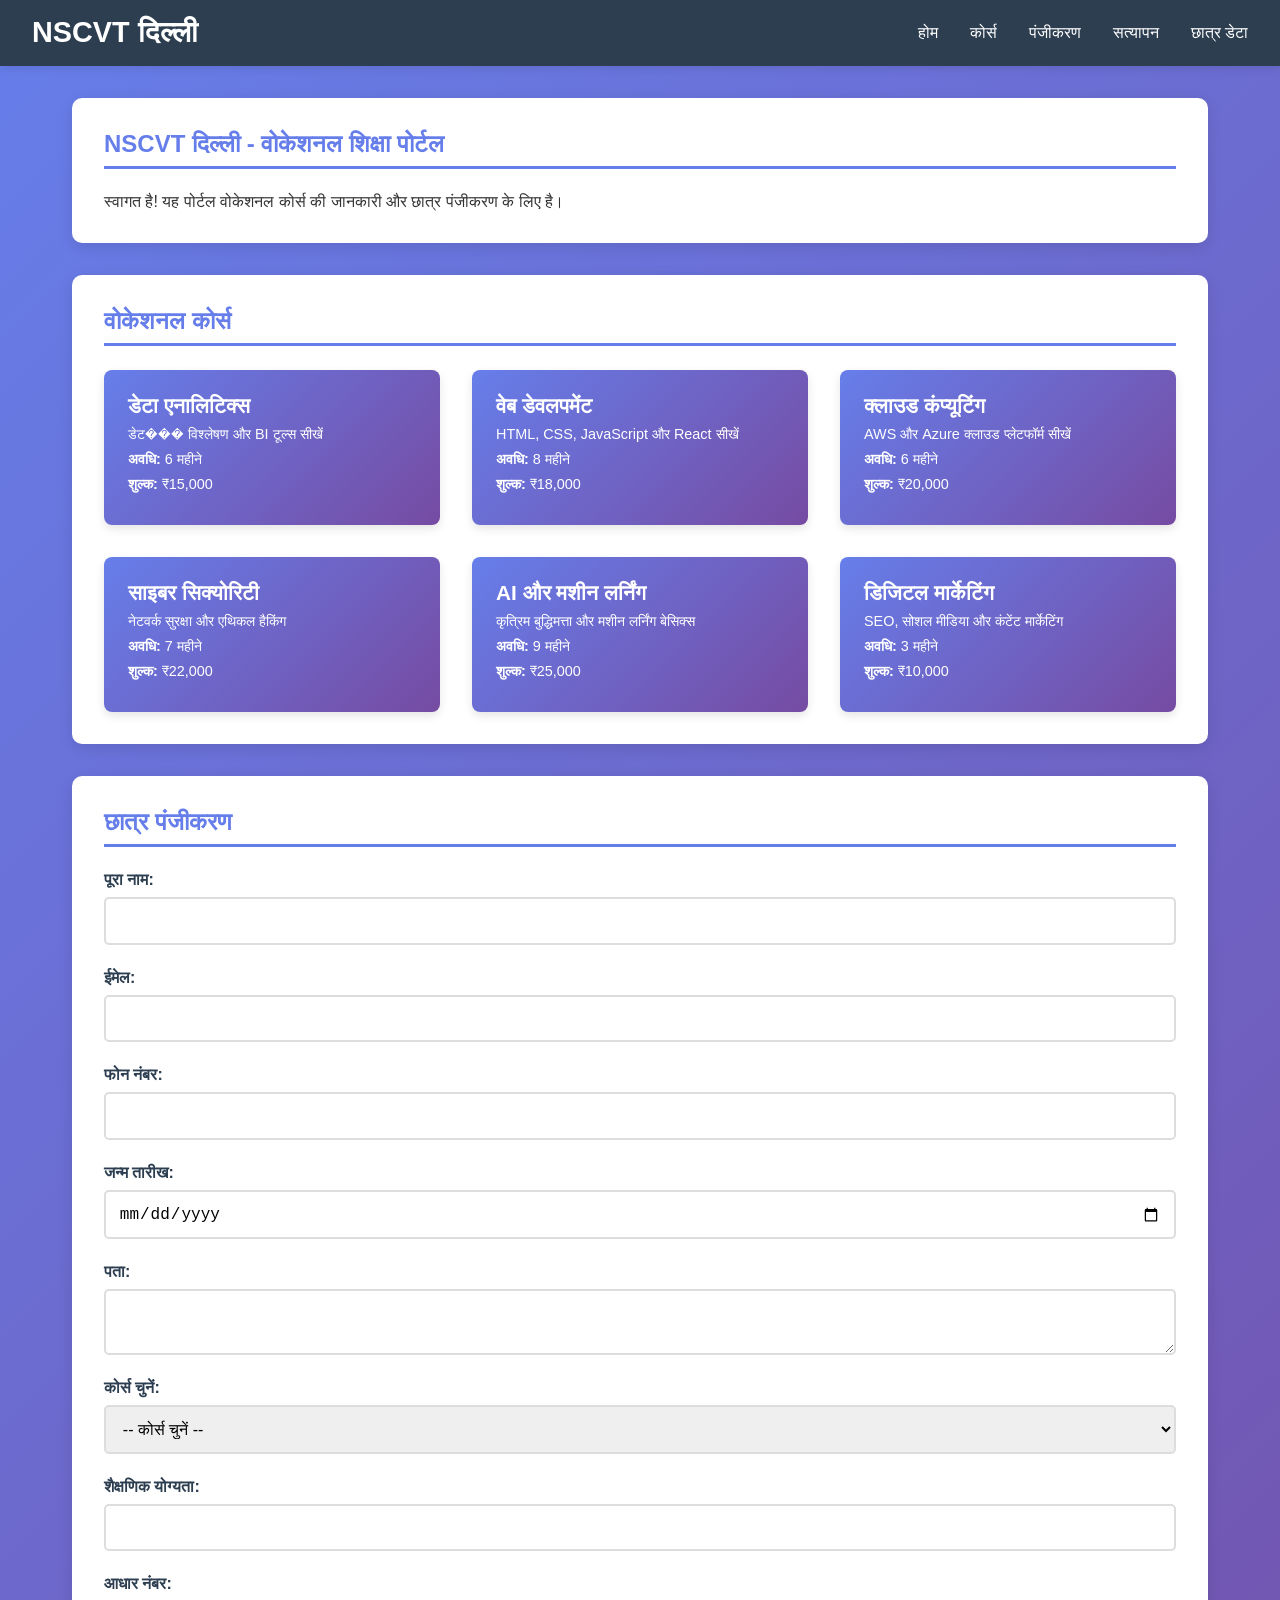
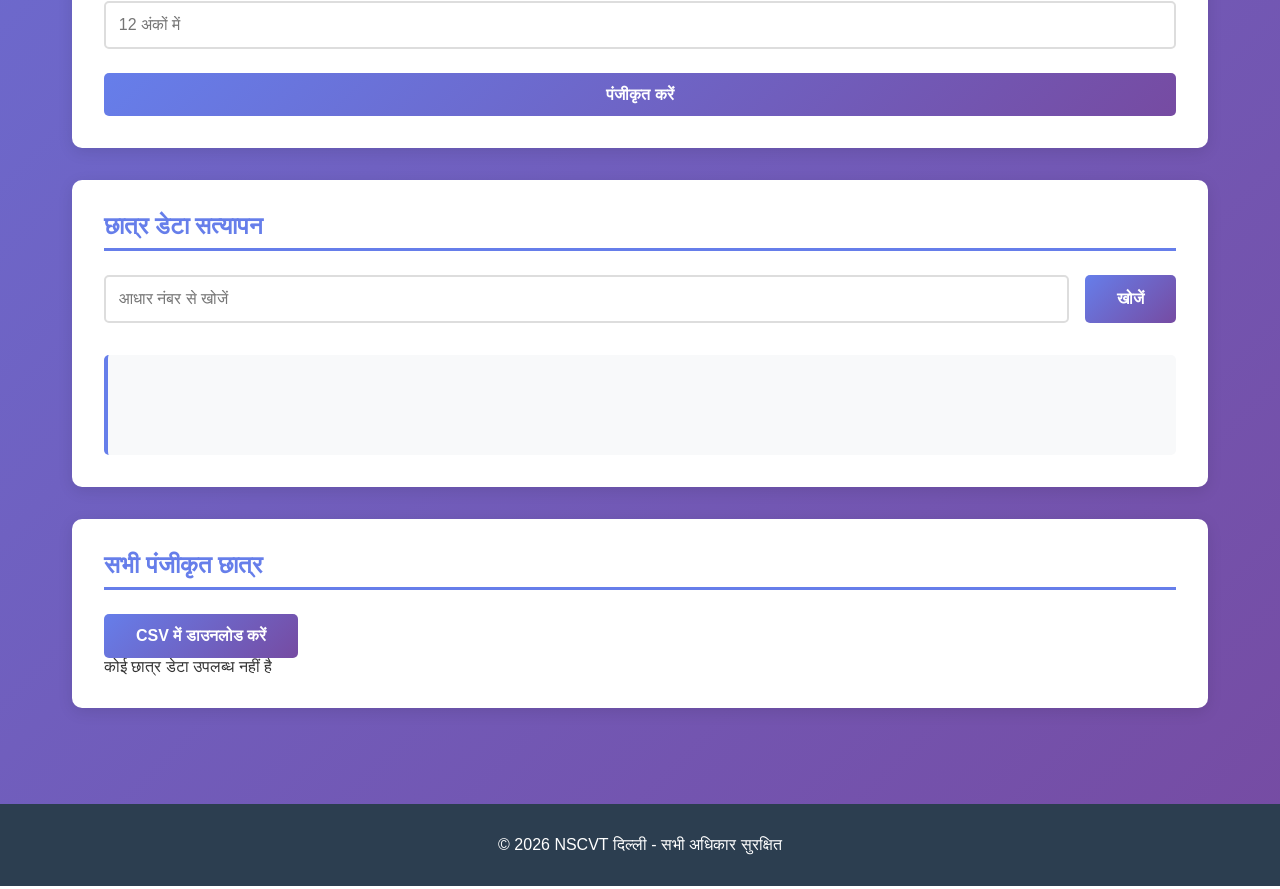
<file: index.html>
<!DOCTYPE html>
<html lang="hi">
<head>
    <meta charset="UTF-8">
    <meta name="viewport" content="width=device-width, initial-scale=1.0">
    <title>NSCVT दिल्ली - छात्र पोर्टल</title>
    <link rel="stylesheet" href="styles.css">
</head>
<body>
    <div class="navbar">
        <div class="logo">NSCVT दिल्ली</div>
        <nav>
            <ul>
                <li><a href="#home">होम</a></li>
                <li><a href="#courses">कोर्स</a></li>
                <li><a href="#register">पंजीकरण</a></li>
                <li><a href="#verify">सत्यापन</a></li>
                <li><a href="#students">छात्र डेटा</a></li>
            </ul>
        </nav>
    </div>

    <div class="container">
        <!-- होम सेक्शन -->
        <section id="home" class="section">
            <h1>NSCVT दिल्ली - वोकेशनल शिक्षा पोर्टल</h1>
            <p>स्वागत है! यह पोर्टल वोकेशनल कोर्स की जानकारी और छात्र पंजीकरण के लिए है।</p>
        </section>

        <!-- कोर्स सेक्शन -->
        <section id="courses" class="section">
            <h2>वोकेशनल कोर्स</h2>
            <div id="coursesList" class="courses-container"></div>
        </section>

        <!-- पंजीकरण फॉर्म -->
        <section id="register" class="section">
            <h2>छात्र पंजीकरण</h2>
            <form id="registrationForm" class="form">
                <div class="form-group">
                    <label for="fullName">पूरा नाम:</label>
                    <input type="text" id="fullName" required>
                </div>

                <div class="form-group">
                    <label for="email">ईमेल:</label>
                    <input type="email" id="email" required>
                </div>

                <div class="form-group">
                    <label for="phone">फोन नंबर:</label>
                    <input type="tel" id="phone" required>
                </div>

                <div class="form-group">
                    <label for="dob">जन्म तारीख:</label>
                    <input type="date" id="dob" required>
                </div>

                <div class="form-group">
                    <label for="address">पता:</label>
                    <textarea id="address" required></textarea>
                </div>

                <div class="form-group">
                    <label for="course">कोर्स चुनें:</label>
                    <select id="course" required>
                        <option value="">-- कोर्स चुनें --</option>
                    </select>
                </div>

                <div class="form-group">
                    <label for="qualification">शैक्षणिक योग्यता:</label>
                    <input type="text" id="qualification" required>
                </div>

                <div class="form-group">
                    <label for="aadhar">आधार नंबर:</label>
                    <input type="text" id="aadhar" placeholder="12 अंकों में" required>
                </div>

                <button type="submit" class="btn">पंजीकृत करें</button>
            </form>
        </section>

        <!-- सत्यापन सेक्शन -->
        <section id="verify" class="section">
            <h2>छात्र डेटा सत्यापन</h2>
            <div class="verify-section">
                <input type="text" id="searchAadhar" placeholder="आधार नंबर से खोजें">
                <button onclick="verifyStudent()" class="btn">खोजें</button>
            </div>
            <div id="verifyResult" class="verify-result"></div>
        </section>

        <!-- छात्र डेटा सेक्शन -->
        <section id="students" class="section">
            <h2>सभी पंजीकृत छात्र</h2>
            <button onclick="exportToCSV()" class="btn">CSV में डाउनलोड करें</button>
            <div id="studentsList" class="students-table"></div>
        </section>
    </div>

    <footer>
        <p>&copy; 2026 NSCVT दिल्ली - सभी अधिकार सुरक्षित</p>
    </footer>

    <script src="app.js"></script>
</body>
</html>
</file>
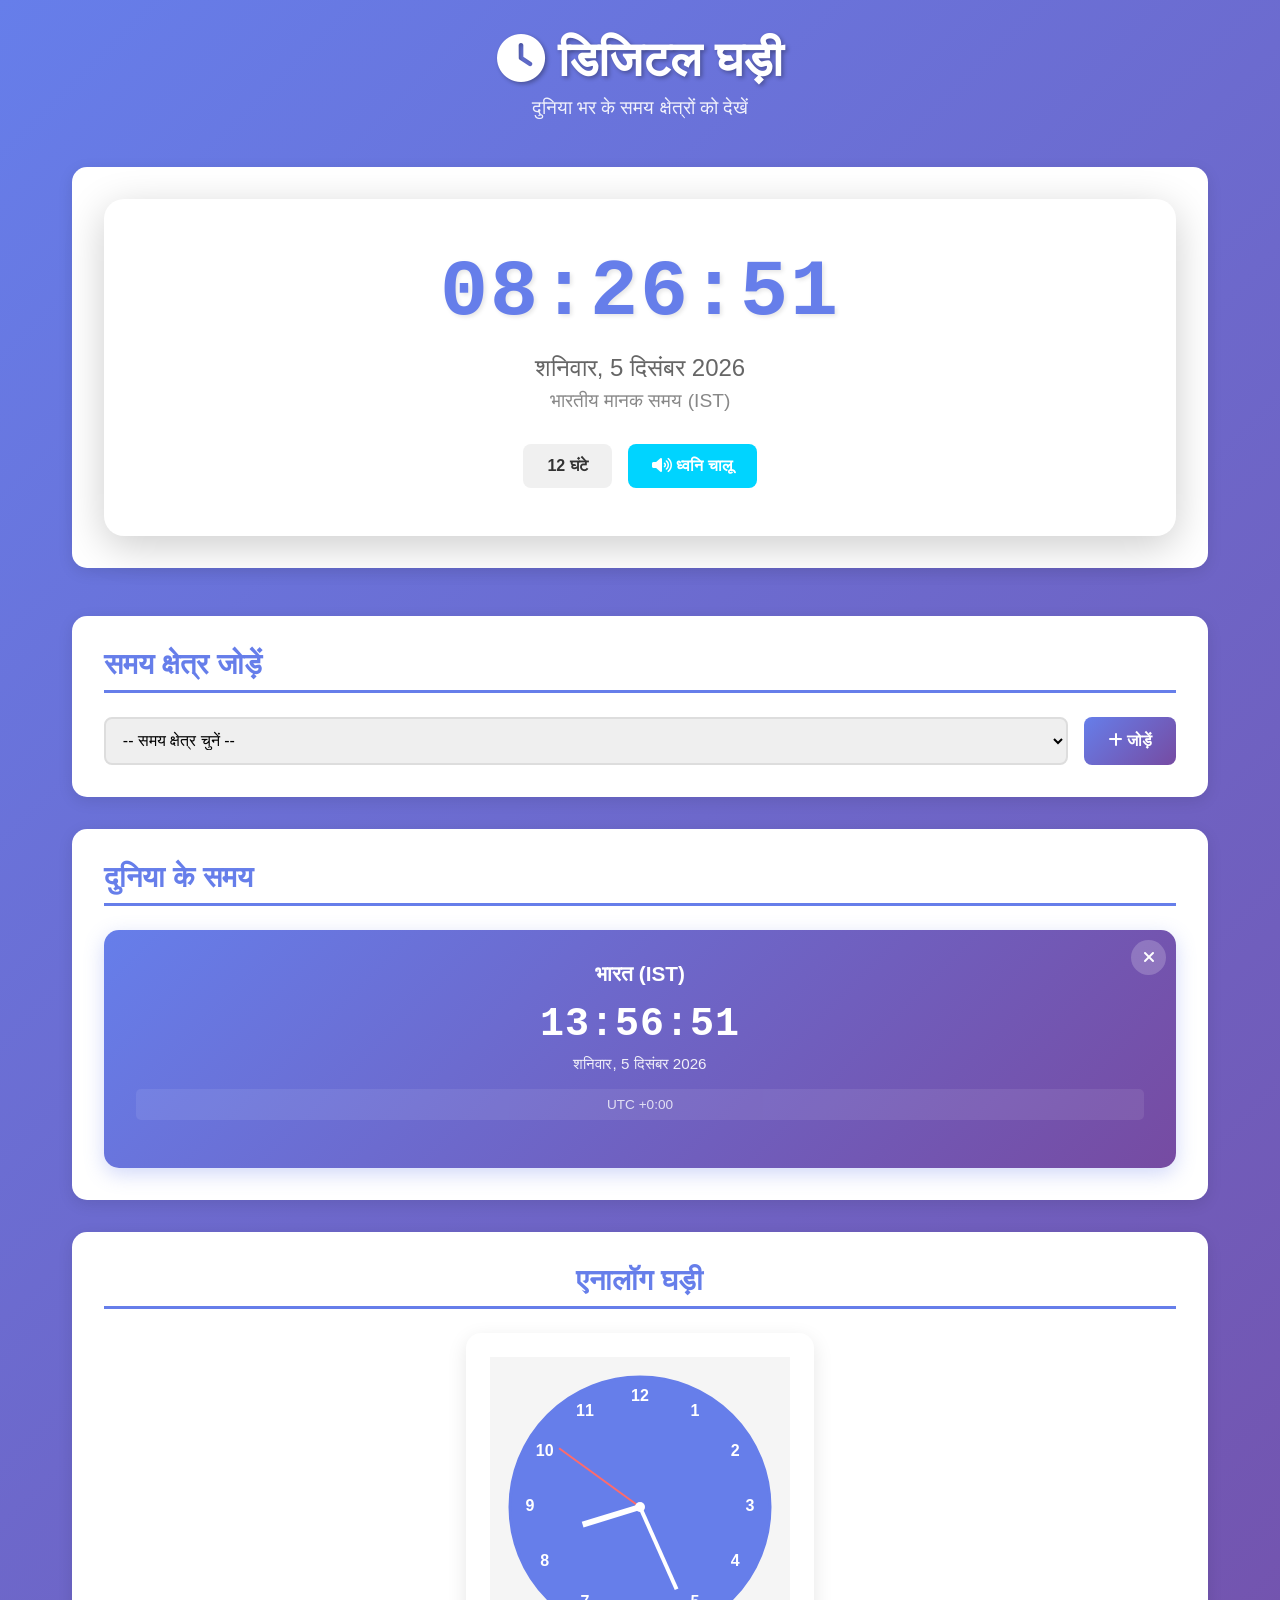
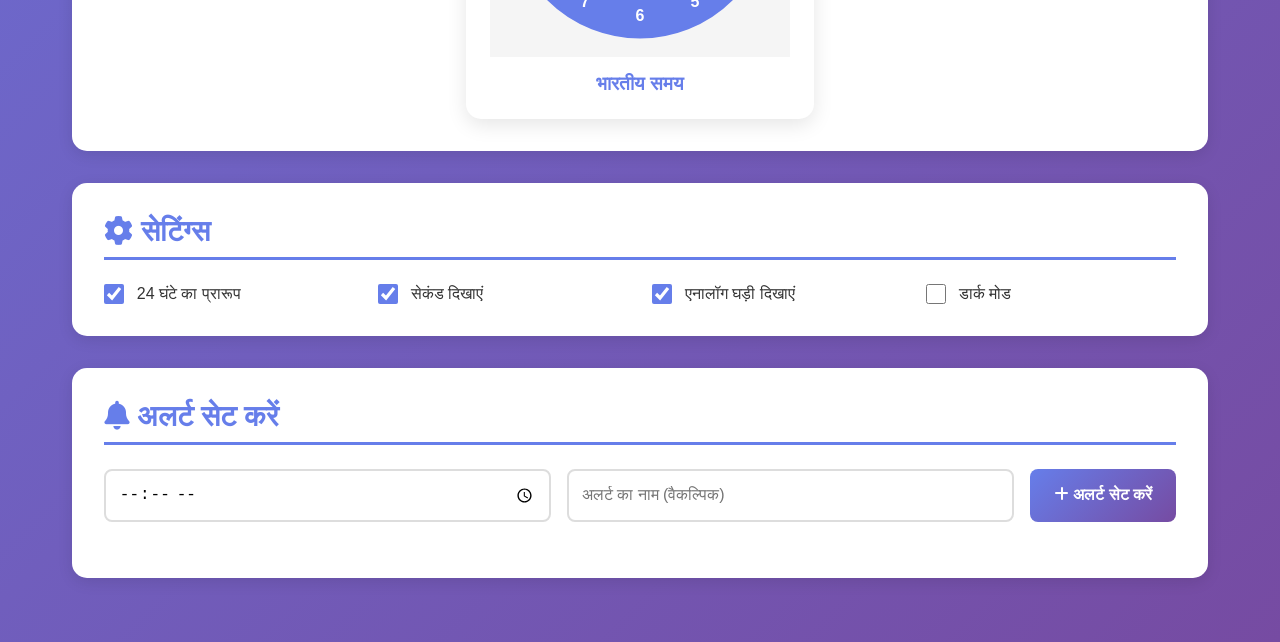
<file: digital-clock/index.html>
<!DOCTYPE html>
<html lang="hi">
<head>
    <meta charset="UTF-8">
    <meta name="viewport" content="width=device-width, initial-scale=1.0">
    <title>डिजिटल घड़ी - मल्टी टाइम जोन</title>
    <link rel="stylesheet" href="styles.css">
    <link rel="stylesheet" href="https://cdnjs.cloudflare.com/ajax/libs/font-awesome/6.0.0/css/all.min.css">
</head>
<body>
    <div class="container">
        <!-- Header -->
        <header class="header">
            <div class="header-content">
                <h1><i class="fas fa-clock"></i> डिजिटल घड़ी</h1>
                <p>दुनिया भर के समय क्षेत्रों को देखें</p>
            </div>
        </header>

        <!-- Main Clock Display -->
        <section class="main-section">
            <div class="main-clock">
                <div class="time-display">
                    <div class="digital-time" id="mainTime">00:00:00</div>
                    <div class="date-display" id="mainDate">सोमवार, 17 जून 2026</div>
                    <div class="timezone-info" id="mainTimezone">भारतीय मानक समय (IST)</div>
                </div>
                <div class="controls">
                    <button id="toggleFormat" class="btn btn-toggle">12 घंटे</button>
                    <button id="toggleSound" class="btn btn-sound">
                        <i class="fas fa-volume-up"></i> ध्वनि चालू
                    </button>
                </div>
            </div>
        </section>

        <!-- Timezone Selection -->
        <section class="timezone-section">
            <h2>समय क्षेत्र जोड़ें</h2>
            <div class="timezone-selector">
                <select id="timezoneSelect" class="timezone-dropdown">
                    <option value="">-- समय क्षेत्र चुनें --</option>
                </select>
                <button id="addTimezone" class="btn btn-primary">
                    <i class="fas fa-plus"></i> जोड़ें
                </button>
            </div>
        </section>

        <!-- Clock Cards Display -->
        <section class="clocks-section">
            <h2>दुनिया के समय</h2>
            <div id="clocksContainer" class="clocks-grid">
                <!-- Clock cards will be added here -->
            </div>
        </section>

        <!-- Analog Clock Section -->
        <section class="analog-section">
            <h2>एनालॉग घड़ी</h2>
            <div class="analog-clocks-grid">
                <div class="analog-container">
                    <canvas id="analogClock" width="300" height="300"></canvas>
                    <div class="analog-label" id="analogLabel">भारतीय समय</div>
                </div>
            </div>
        </section>

        <!-- Settings -->
        <section class="settings-section">
            <h2><i class="fas fa-cog"></i> सेटिंग्स</h2>
            <div class="settings-grid">
                <div class="setting-item">
                    <label>
                        <input type="checkbox" id="show24Hour" checked>
                        24 घंटे का प्रारूप
                    </label>
                </div>
                <div class="setting-item">
                    <label>
                        <input type="checkbox" id="showSeconds" checked>
                        सेकंड दिखाएं
                    </label>
                </div>
                <div class="setting-item">
                    <label>
                        <input type="checkbox" id="showAnalog" checked>
                        एनालॉग घड़ी दिखाएं
                    </label>
                </div>
                <div class="setting-item">
                    <label>
                        <input type="checkbox" id="darkMode">
                        डार्क मोड
                    </label>
                </div>
            </div>
        </section>

        <!-- Alarms -->
        <section class="alarms-section">
            <h2><i class="fas fa-bell"></i> अलर्ट सेट करें</h2>
            <div class="alarm-input">
                <input type="time" id="alarmTime" class="input-field">
                <input type="text" id="alarmLabel" class="input-field" placeholder="अलर्ट का नाम (वैकल्पिक)">
                <button id="setAlarm" class="btn btn-primary">
                    <i class="fas fa-plus"></i> अलर्ट सेट करें
                </button>
            </div>
            <div id="alarmsList" class="alarms-list"></div>
        </section>
    </div>

    <!-- Audio element for alarm -->
    <audio id="alarmSound" preload="auto">
        <source src="[data-uri]" type="audio/wav">
    </audio>

    <script src="app.js"></script>
</body>
</html>
</file>
<file: styles.css>
* {
    margin: 0;
    padding: 0;
    box-sizing: border-box;
}

body {
    font-family: 'Segoe UI', Tahoma, Geneva, Verdana, sans-serif;
    background: linear-gradient(135deg, #667eea 0%, #764ba2 100%);
    color: #333;
}

.navbar {
    background-color: #2c3e50;
    padding: 1rem 2rem;
    display: flex;
    justify-content: space-between;
    align-items: center;
    box-shadow: 0 2px 10px rgba(0,0,0,0.1);
    position: sticky;
    top: 0;
    z-index: 100;
}

.logo {
    font-size: 1.8rem;
    font-weight: bold;
    color: #fff;
}

.navbar nav ul {
    display: flex;
    list-style: none;
    gap: 2rem;
}

.navbar nav a {
    color: #fff;
    text-decoration: none;
    transition: color 0.3s ease;
}

.navbar nav a:hover {
    color: #667eea;
}

.container {
    max-width: 1200px;
    margin: 0 auto;
    padding: 2rem;
}

.section {
    background: white;
    padding: 2rem;
    margin-bottom: 2rem;
    border-radius: 10px;
    box-shadow: 0 4px 15px rgba(0,0,0,0.1);
}

.section h1, .section h2 {
    color: #667eea;
    margin-bottom: 1.5rem;
    border-bottom: 3px solid #667eea;
    padding-bottom: 0.5rem;
}

.form {
    display: grid;
    gap: 1.5rem;
}

.form-group {
    display: grid;
    gap: 0.5rem;
}

.form-group label {
    font-weight: bold;
    color: #2c3e50;
}

.form-group input,
.form-group select,
.form-group textarea {
    padding: 0.8rem;
    border: 2px solid #ddd;
    border-radius: 5px;
    font-size: 1rem;
    transition: border-color 0.3s ease;
}

.form-group input:focus,
.form-group select:focus,
.form-group textarea:focus {
    outline: none;
    border-color: #667eea;
    box-shadow: 0 0 5px rgba(102, 126, 234, 0.3);
}

.btn {
    background: linear-gradient(135deg, #667eea 0%, #764ba2 100%);
    color: white;
    padding: 0.8rem 2rem;
    border: none;
    border-radius: 5px;
    font-size: 1rem;
    font-weight: bold;
    cursor: pointer;
    transition: transform 0.3s ease, box-shadow 0.3s ease;
}

.btn:hover {
    transform: translateY(-2px);
    box-shadow: 0 6px 20px rgba(102, 126, 234, 0.4);
}

.courses-container {
    display: grid;
    grid-template-columns: repeat(auto-fit, minmax(300px, 1fr));
    gap: 2rem;
}

.course-card {
    background: linear-gradient(135deg, #667eea 0%, #764ba2 100%);
    color: white;
    padding: 1.5rem;
    border-radius: 8px;
    box-shadow: 0 4px 10px rgba(0,0,0,0.1);
    transition: transform 0.3s ease;
}

.course-card:hover {
    transform: translateY(-5px);
}

.course-card h3 {
    margin-bottom: 0.5rem;
    font-size: 1.3rem;
}

.course-card p {
    font-size: 0.9rem;
    margin-bottom: 0.5rem;
}

.verify-section {
    display: flex;
    gap: 1rem;
    margin-bottom: 2rem;
}

.verify-section input {
    flex: 1;
    padding: 0.8rem;
    border: 2px solid #ddd;
    border-radius: 5px;
    font-size: 1rem;
}

.verify-result {
    background: #f8f9fa;
    padding: 1.5rem;
    border-radius: 5px;
    border-left: 4px solid #667eea;
    min-height: 100px;
}

.verify-result.success {
    background: #d4edda;
    border-left-color: #28a745;
}

.verify-result.error {
    background: #f8d7da;
    border-left-color: #dc3545;
}

.students-table {
    overflow-x: auto;
}

table {
    width: 100%;
    border-collapse: collapse;
    margin-top: 1rem;
}

table thead {
    background: #667eea;
    color: white;
}

table th,
table td {
    padding: 1rem;
    text-align: left;
    border-bottom: 1px solid #ddd;
}

table tbody tr:hover {
    background: #f5f5f5;
}

footer {
    background: #2c3e50;
    color: white;
    text-align: center;
    padding: 2rem;
    margin-top: 2rem;
}

.success-message {
    background: #d4edda;
    color: #155724;
    padding: 1rem;
    border-radius: 5px;
    margin-bottom: 1rem;
}

.error-message {
    background: #f8d7da;
    color: #721c24;
    padding: 1rem;
    border-radius: 5px;
    margin-bottom: 1rem;
}

@media (max-width: 768px) {
    .navbar {
        flex-direction: column;
        gap: 1rem;
    }

    .navbar nav ul {
        flex-direction: column;
        gap: 0.5rem;
    }

    .container {
        padding: 1rem;
    }

    .section {
        padding: 1rem;
    }

    table {
        font-size: 0.9rem;
    }

    table th,
    table td {
        padding: 0.5rem;
    }
}
</file>
<file: digital-clock/styles.css>
* {
    margin: 0;
    padding: 0;
    box-sizing: border-box;
}

body {
    font-family: 'Segoe UI', Tahoma, Geneva, Verdana, sans-serif;
    background: linear-gradient(135deg, #667eea 0%, #764ba2 100%);
    color: #333;
    transition: all 0.3s ease;
}

body.dark-mode {
    background: linear-gradient(135deg, #1a1a2e 0%, #16213e 100%);
    color: #fff;
}

.container {
    max-width: 1200px;
    margin: 0 auto;
    padding: 2rem;
}

/* Header */
.header {
    text-align: center;
    margin-bottom: 3rem;
    color: white;
    animation: slideDown 0.6s ease;
}

.header h1 {
    font-size: 3rem;
    margin-bottom: 0.5rem;
    text-shadow: 2px 2px 4px rgba(0, 0, 0, 0.3);
}

.header p {
    font-size: 1.2rem;
    opacity: 0.9;
}

/* Main Clock */
.main-section {
    margin-bottom: 3rem;
    animation: slideUp 0.6s ease;
}

.main-clock {
    background: white;
    border-radius: 20px;
    padding: 3rem;
    box-shadow: 0 10px 40px rgba(0, 0, 0, 0.2);
    text-align: center;
    transition: all 0.3s ease;
}

body.dark-mode .main-clock {
    background: #16213e;
    color: white;
}

.time-display {
    margin-bottom: 2rem;
}

.digital-time {
    font-size: 5rem;
    font-weight: bold;
    color: #667eea;
    font-family: 'Courier New', monospace;
    text-shadow: 2px 2px 4px rgba(0, 0, 0, 0.1);
    margin-bottom: 1rem;
    letter-spacing: 2px;
}

body.dark-mode .digital-time {
    color: #00d4ff;
}

.date-display {
    font-size: 1.5rem;
    color: #666;
    margin-bottom: 0.5rem;
}

body.dark-mode .date-display {
    color: #aaa;
}

.timezone-info {
    font-size: 1.2rem;
    color: #888;
    font-weight: 500;
}

body.dark-mode .timezone-info {
    color: #999;
}

.controls {
    display: flex;
    gap: 1rem;
    justify-content: center;
    flex-wrap: wrap;
}

/* Buttons */
.btn {
    padding: 0.8rem 1.5rem;
    border: none;
    border-radius: 8px;
    font-size: 1rem;
    cursor: pointer;
    transition: all 0.3s ease;
    font-weight: 600;
}

.btn-primary {
    background: linear-gradient(135deg, #667eea 0%, #764ba2 100%);
    color: white;
}

.btn-primary:hover {
    transform: translateY(-2px);
    box-shadow: 0 6px 20px rgba(102, 126, 234, 0.4);
}

.btn-toggle {
    background: #f0f0f0;
    color: #333;
}

body.dark-mode .btn-toggle {
    background: #2d3561;
    color: #fff;
}

.btn-toggle:hover {
    background: #e0e0e0;
}

body.dark-mode .btn-toggle:hover {
    background: #3d4571;
}

.btn-sound {
    background: #00d4ff;
    color: white;
}

.btn-sound:hover {
    background: #00b8d4;
}

.btn-sound.disabled {
    background: #ccc;
}

/* Sections */
section {
    background: white;
    border-radius: 15px;
    padding: 2rem;
    margin-bottom: 2rem;
    box-shadow: 0 4px 15px rgba(0, 0, 0, 0.1);
    animation: fadeIn 0.6s ease;
}

body.dark-mode section {
    background: #16213e;
    color: white;
}

section h2 {
    color: #667eea;
    margin-bottom: 1.5rem;
    font-size: 1.8rem;
    border-bottom: 3px solid #667eea;
    padding-bottom: 0.5rem;
}

body.dark-mode section h2 {
    color: #00d4ff;
    border-bottom-color: #00d4ff;
}

/* Timezone Section */
.timezone-selector {
    display: flex;
    gap: 1rem;
    flex-wrap: wrap;
}

.timezone-dropdown {
    flex: 1;
    min-width: 200px;
    padding: 0.8rem;
    border: 2px solid #ddd;
    border-radius: 8px;
    font-size: 1rem;
    cursor: pointer;
    transition: border-color 0.3s ease;
}

body.dark-mode .timezone-dropdown {
    background: #2d3561;
    color: white;
    border-color: #444;
}

.timezone-dropdown:focus {
    outline: none;
    border-color: #667eea;
}

/* Clocks Grid */
.clocks-grid {
    display: grid;
    grid-template-columns: repeat(auto-fit, minmax(280px, 1fr));
    gap: 2rem;
}

.clock-card {
    background: linear-gradient(135deg, #667eea 0%, #764ba2 100%);
    color: white;
    padding: 2rem;
    border-radius: 15px;
    text-align: center;
    box-shadow: 0 6px 20px rgba(102, 126, 234, 0.3);
    transition: all 0.3s ease;
    position: relative;
}

.clock-card:hover {
    transform: translateY(-5px);
    box-shadow: 0 10px 30px rgba(102, 126, 234, 0.5);
}

.clock-card.dark {
    background: linear-gradient(135deg, #2d3561 0%, #1a1f3a 100%);
}

.clock-timezone {
    font-size: 1.3rem;
    font-weight: bold;
    margin-bottom: 1rem;
}

.clock-time {
    font-size: 2.5rem;
    font-family: 'Courier New', monospace;
    font-weight: bold;
    margin-bottom: 0.5rem;
    letter-spacing: 1px;
}

.clock-date {
    font-size: 0.95rem;
    opacity: 0.9;
    margin-bottom: 1rem;
}

.clock-offset {
    font-size: 0.85rem;
    opacity: 0.8;
    margin-bottom: 1rem;
    background: rgba(255, 255, 255, 0.1);
    padding: 0.5rem;
    border-radius: 5px;
}

.remove-btn {
    position: absolute;
    top: 10px;
    right: 10px;
    background: rgba(255, 255, 255, 0.2);
    border: none;
    color: white;
    width: 35px;
    height: 35px;
    border-radius: 50%;
    cursor: pointer;
    font-size: 1rem;
    transition: all 0.3s ease;
}

.remove-btn:hover {
    background: rgba(255, 0, 0, 0.7);
}

/* Analog Clock */
.analog-section {
    text-align: center;
}

.analog-clocks-grid {
    display: grid;
    grid-template-columns: repeat(auto-fit, minmax(350px, 1fr));
    gap: 2rem;
    justify-items: center;
}

.analog-container {
    position: relative;
    background: white;
    border-radius: 15px;
    padding: 1.5rem;
    box-shadow: 0 6px 20px rgba(0, 0, 0, 0.1);
}

body.dark-mode .analog-container {
    background: #2d3561;
}

#analogClock {
    display: block;
    margin: 0 auto;
}

.analog-label {
    margin-top: 1rem;
    font-size: 1.2rem;
    font-weight: bold;
    color: #667eea;
}

body.dark-mode .analog-label {
    color: #00d4ff;
}

/* Settings */
.settings-grid {
    display: grid;
    grid-template-columns: repeat(auto-fit, minmax(200px, 1fr));
    gap: 1.5rem;
}

.setting-item {
    display: flex;
    align-items: center;
}

.setting-item label {
    display: flex;
    align-items: center;
    gap: 0.8rem;
    cursor: pointer;
    font-size: 1rem;
}

.setting-item input[type="checkbox"] {
    width: 20px;
    height: 20px;
    cursor: pointer;
    accent-color: #667eea;
}

/* Alarms */
.alarm-input {
    display: grid;
    grid-template-columns: 1fr 1fr auto;
    gap: 1rem;
    margin-bottom: 1.5rem;
}

.input-field {
    padding: 0.8rem;
    border: 2px solid #ddd;
    border-radius: 8px;
    font-size: 1rem;
    transition: border-color 0.3s ease;
}

body.dark-mode .input-field {
    background: #2d3561;
    color: white;
    border-color: #444;
}

.input-field:focus {
    outline: none;
    border-color: #667eea;
}

.alarms-list {
    display: grid;
    grid-template-columns: repeat(auto-fit, minmax(250px, 1fr));
    gap: 1rem;
}

.alarm-item {
    background: #f5f5f5;
    padding: 1rem;
    border-radius: 8px;
    display: flex;
    justify-content: space-between;
    align-items: center;
    border-left: 4px solid #667eea;
}

body.dark-mode .alarm-item {
    background: #2d3561;
    border-left-color: #00d4ff;
}

.alarm-info {
    text-align: left;
}

.alarm-time {
    font-size: 1.3rem;
    font-weight: bold;
    font-family: 'Courier New', monospace;
}

.alarm-label {
    font-size: 0.9rem;
    color: #666;
}

body.dark-mode .alarm-label {
    color: #aaa;
}

.alarm-delete {
    background: #ff6b6b;
    color: white;
    border: none;
    padding: 0.5rem 1rem;
    border-radius: 5px;
    cursor: pointer;
    transition: all 0.3s ease;
}

.alarm-delete:hover {
    background: #ff5252;
}

/* Animations */
@keyframes slideDown {
    from {
        opacity: 0;
        transform: translateY(-30px);
    }
    to {
        opacity: 1;
        transform: translateY(0);
    }
}

@keyframes slideUp {
    from {
        opacity: 0;
        transform: translateY(30px);
    }
    to {
        opacity: 1;
        transform: translateY(0);
    }
}

@keyframes fadeIn {
    from {
        opacity: 0;
    }
    to {
        opacity: 1;
    }
}

@keyframes pulse {
    0%, 100% {
        box-shadow: 0 10px 40px rgba(0, 0, 0, 0.2);
    }
    50% {
        box-shadow: 0 10px 60px rgba(102, 126, 234, 0.4);
    }
}

.main-clock.alarm-active {
    animation: pulse 0.5s ease infinite;
}

/* Responsive */
@media (max-width: 768px) {
    .container {
        padding: 1rem;
    }

    .header h1 {
        font-size: 2rem;
    }

    .digital-time {
        font-size: 3rem;
    }

    .alarm-input {
        grid-template-columns: 1fr;
    }

    .timezone-selector {
        flex-direction: column;
    }

    .timezone-dropdown {
        min-width: auto;
    }

    .clocks-grid {
        grid-template-columns: 1fr;
    }
}
</file>
